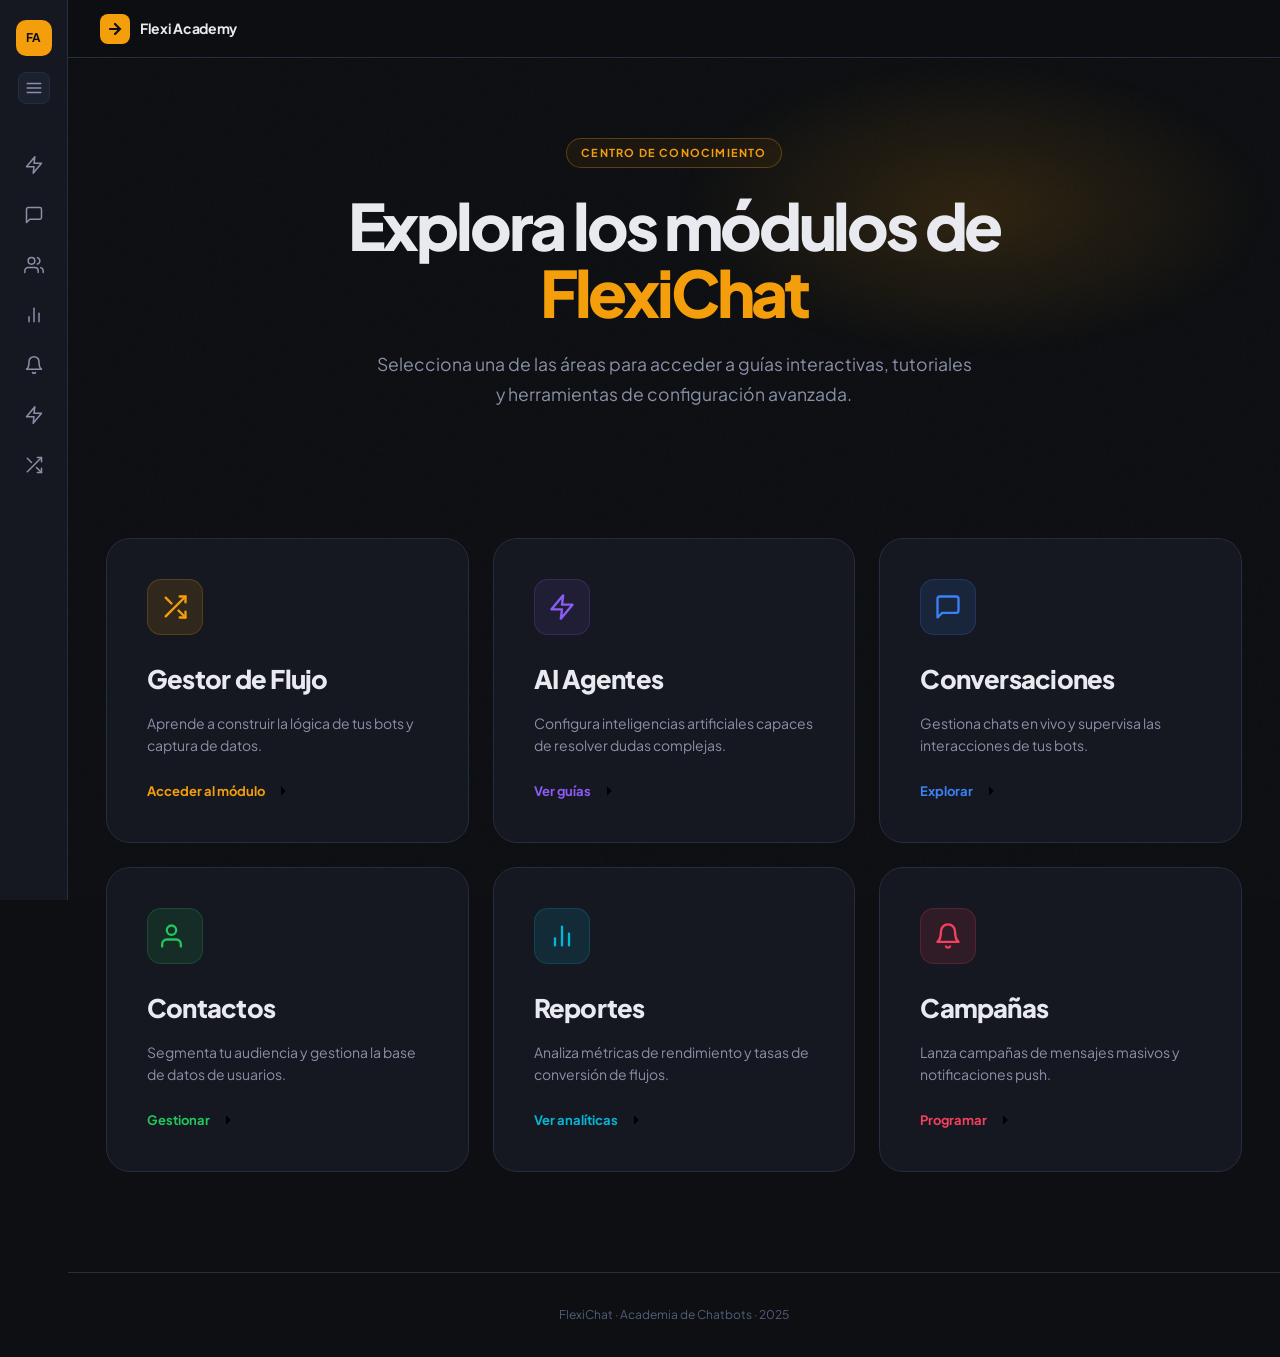
<file: index.html>
<!DOCTYPE html>
<html lang="es">
<head>
<meta charset="UTF-8">
<meta name="viewport" content="width=device-width, initial-scale=1.0">
<title>Flexi Academy · Portal de Recursos</title>
<link rel="preconnect" href="https://fonts.googleapis.com">
<link href="https://fonts.googleapis.com/css2?family=Plus+Jakarta+Sans:wght@300;400;500;600;700;800&family=JetBrains+Mono:wght@400;500&display=swap" rel="stylesheet">
<link rel="stylesheet" href="style.css">
</head>
<body>

<aside class="sidebar">
  <div class="sidebar-header">
    <a href="index.html" class="sidebar-logo">
      <span class="logo-mark"><b>FA</b></span>
    </a>
    <button class="sidebar-toggle" id="sidebarToggle">
      <svg viewBox="0 0 24 24" fill="none" stroke="currentColor" stroke-width="2" stroke-linecap="round" stroke-linejoin="round"><line x1="3" y1="12" x2="21" y2="12"></line><line x1="3" y1="6" x2="21" y2="6"></line><line x1="3" y1="18" x2="21" y2="18"></line></svg>
    </button>
  </div>
  <nav class="sidebar-nav">
    <a href="#" class="nav-item" data-label="Dashboard Inteligente">
      <svg viewBox="0 0 24 24" fill="none" stroke="currentColor" stroke-linecap="round" stroke-linejoin="round"><path d="M13 2L3 14h9l-1 8 10-12h-9l1-8z"/></svg>
      <span class="nav-label">Dashboard Inteligente</span>
    </a>
    <a href="#" class="nav-item" data-label="Conversaciones">
      <svg viewBox="0 0 24 24" stroke="currentColor" stroke-linecap="round" stroke-linejoin="round"><path d="M21 15a2 2 0 0 1-2 2H7l-4 4V5a2 2 0 0 1 2-2h14a2 2 0 0 1 2 2z"/></svg>
      <span class="nav-label">Conversaciones</span>
    </a>
    <a href="#" class="nav-item" data-label="Contactos">
      <svg viewBox="0 0 24 24" stroke="currentColor" stroke-linecap="round" stroke-linejoin="round"><path d="M17 21v-2a4 4 0 0 0-4-4H5a4 4 0 0 0-4 4v2"/><circle cx="9" cy="7" r="4"/><path d="M23 21v-2a4 4 0 0 0-3-3.87"/><path d="M16 3.13a4 4 0 0 1 0 7.75"/></svg>
      <span class="nav-label">Contactos</span>
    </a>
    <a href="#" class="nav-item" data-label="Reportes">
      <svg viewBox="0 0 24 24" stroke="currentColor" stroke-linecap="round" stroke-linejoin="round"><line x1="18" y1="20" x2="18" y2="10"/><line x1="12" y1="20" x2="12" y2="4"/><line x1="6" y1="20" x2="6" y2="14"/></svg>
      <span class="nav-label">Reportes</span>
    </a>
    <a href="#" class="nav-item" data-label="Campañas">
      <svg viewBox="0 0 24 24" stroke="currentColor" stroke-linecap="round" stroke-linejoin="round"><path d="M18 8A6 6 0 0 0 6 8c0 7-3 9-3 9h18s-3-2-3-9"/><path d="M13.73 21a2 2 0 0 1-3.46 0"/></svg>
      <span class="nav-label">Campañas</span>
    </a>
    <a href="#" class="nav-item" data-label="AI Agentes">
      <svg viewBox="0 0 24 24" stroke="currentColor" stroke-linecap="round" stroke-linejoin="round"><path d="M13 2L3 14h9l-1 8 10-12h-9l1-8z"/></svg>
      <span class="nav-label">AI Agentes</span>
    </a>
    <a href="flow-manager.html" class="nav-item" data-label="Gestor de Flujo">
      <svg viewBox="0 0 24 24" stroke="currentColor" stroke-linecap="round" stroke-linejoin="round"><polyline points="16 3 21 3 21 8"/><line x1="4" y1="20" x2="21" y2="3"/><polyline points="21 16 21 21 16 21"/><line x1="15" y1="15" x2="21" y2="21"/><line x1="4" y1="4" x2="9" y2="9"/></svg>
      <span class="nav-label">Gestor de Flujo</span>
    </a>
  </nav>
</aside>

<div class="main-content">
  <nav class="top-nav">
    <div class="nav-logo">
      <div class="logo-mark"><svg viewBox="0 0 16 16"><path d="M3 8h10M8 3l5 5-5 5"/></svg></div>
      <span>Flexi Academy</span>
    </div>
  </nav>

  <main>
    <section class="hero">
      <div class="hero-glow"></div>
      <div class="hero-badge">Centro de Conocimiento</div>
      <h1>Explora los módulos de <span>FlexiChat</span></h1>
      <p class="hero-sub">Selecciona una de las áreas para acceder a guías interactivas, tutoriales y herramientas de configuración avanzada.</p>
    </section>

    <div class="cards-grid" style="grid-template-columns: repeat(3, 1fr); max-width: 1200px;">
      
      <!-- GESTOR DE FLUJO -->
      <a href="flow-manager.html" class="guide-card" style="--accent-glow: rgba(245,158,11,0.1); --accent-color: var(--amber)">
        <div class="card-icon" style="background:var(--amber-glow); border:1px solid rgba(245,158,11,0.2)">
          <svg viewBox="0 0 24 24" stroke="var(--amber)"><polyline points="16 3 21 3 21 8"/><line x1="4" y1="20" x2="21" y2="3"/><polyline points="21 16 21 21 16 21"/><line x1="15" y1="15" x2="21" y2="21"/><line x1="4" y1="4" x2="9" y2="9"/></svg>
        </div>
        <h2>Gestor de Flujo</h2>
        <p>Aprende a construir la lógica de tus bots y captura de datos.</p>
        <div class="card-link">Acceder al módulo <svg viewBox="0 0 24 24"><path d="M5 12h14M12 5l7 7-7 7"/></svg></div>
      </a>

      <!-- AI AGENTES -->
      <a href="#" class="guide-card" style="--accent-glow: rgba(139,92,246,0.1); --accent-color: var(--violet)">
        <div class="card-icon" style="background:var(--violet-glow); border:1px solid rgba(139,92,246,0.2)">
          <svg viewBox="0 0 24 24" stroke="var(--violet)"><path d="M13 2L3 14h9l-1 8 10-12h-9l1-8z"/></svg>
        </div>
        <h2>AI Agentes</h2>
        <p>Configura inteligencias artificiales capaces de resolver dudas complejas.</p>
        <div class="card-link">Ver guías <svg viewBox="0 0 24 24"><path d="M5 12h14M12 5l7 7-7 7"/></svg></div>
      </a>

      <!-- CONVERSACIONES -->
      <a href="#" class="guide-card" style="--accent-glow: rgba(59,130,246,0.1); --accent-color: var(--blue)">
        <div class="card-icon" style="background:rgba(59,130,246,0.12); border:1px solid rgba(59,130,246,0.2)">
          <svg viewBox="0 0 24 24" stroke="var(--blue)"><path d="M21 15a2 2 0 0 1-2 2H7l-4 4V5a2 2 0 0 1 2-2h14a2 2 0 0 1 2 2z"/></svg>
        </div>
        <h2>Conversaciones</h2>
        <p>Gestiona chats en vivo y supervisa las interacciones de tus bots.</p>
        <div class="card-link">Explorar <svg viewBox="0 0 24 24"><path d="M5 12h14M12 5l7 7-7 7"/></svg></div>
      </a>

      <!-- CONTACTOS -->
      <a href="#" class="guide-card" style="--accent-glow: rgba(34,197,94,0.1); --accent-color: var(--green)">
        <div class="card-icon" style="background:rgba(34,197,94,0.12); border:1px solid rgba(34,197,94,0.2)">
          <svg viewBox="0 0 24 24" stroke="var(--green)"><path d="M17 21v-2a4 4 0 0 0-4-4H5a4 4 0 0 0-4 4v2"/><circle cx="9" cy="7" r="4"/></svg>
        </div>
        <h2>Contactos</h2>
        <p>Segmenta tu audiencia y gestiona la base de datos de usuarios.</p>
        <div class="card-link">Gestionar <svg viewBox="0 0 24 24"><path d="M5 12h14M12 5l7 7-7 7"/></svg></div>
      </a>

      <!-- REPORTES -->
      <a href="#" class="guide-card" style="--accent-glow: rgba(6,182,212,0.1); --accent-color: var(--cyan)">
        <div class="card-icon" style="background:rgba(6,182,212,0.12); border:1px solid rgba(6,182,212,0.2)">
          <svg viewBox="0 0 24 24" stroke="var(--cyan)"><line x1="18" y1="20" x2="18" y2="10"/><line x1="12" y1="20" x2="12" y2="4"/><line x1="6" y1="20" x2="6" y2="14"/></svg>
        </div>
        <h2>Reportes</h2>
        <p>Analiza métricas de rendimiento y tasas de conversión de flujos.</p>
        <div class="card-link">Ver analíticas <svg viewBox="0 0 24 24"><path d="M5 12h14M12 5l7 7-7 7"/></svg></div>
      </a>

      <!-- CAMPAÑAS -->
      <a href="#" class="guide-card" style="--accent-glow: rgba(244,63,94,0.1); --accent-color: var(--rose)">
        <div class="card-icon" style="background:rgba(244,63,94,0.12); border:1px solid rgba(244,63,94,0.2)">
          <svg viewBox="0 0 24 24" stroke="var(--rose)"><path d="M18 8A6 6 0 0 0 6 8c0 7-3 9-3 9h18s-3-2-3-9"/><path d="M13.73 21a2 2 0 0 1-3.46 0"/></svg>
        </div>
        <h2>Campañas</h2>
        <p>Lanza campañas de mensajes masivos y notificaciones push.</p>
        <div class="card-link">Programar <svg viewBox="0 0 24 24"><path d="M5 12h14M12 5l7 7-7 7"/></svg></div>
      </a>

    </div>
  </main>

  <footer>
    <p>FlexiChat · Academia de Chatbots · 2025</p>
  </footer>
</div>

<script>
  const sidebar = document.querySelector('.sidebar');
  const toggle = document.getElementById('sidebarToggle');
  
  // Check and apply saved state
  if (localStorage.getItem('sidebar-expanded') === 'true') {
    sidebar.classList.add('expanded');
    document.body.classList.add('sidebar-expanded');
  }

  if (toggle) {
    toggle.addEventListener('click', () => {
      sidebar.classList.toggle('expanded');
      const isExpanded = sidebar.classList.contains('expanded');
      document.body.classList.toggle('sidebar-expanded', isExpanded);
      // Save preference
      localStorage.setItem('sidebar-expanded', isExpanded);
    });
  }
</script>

</body>
</html>
</file>
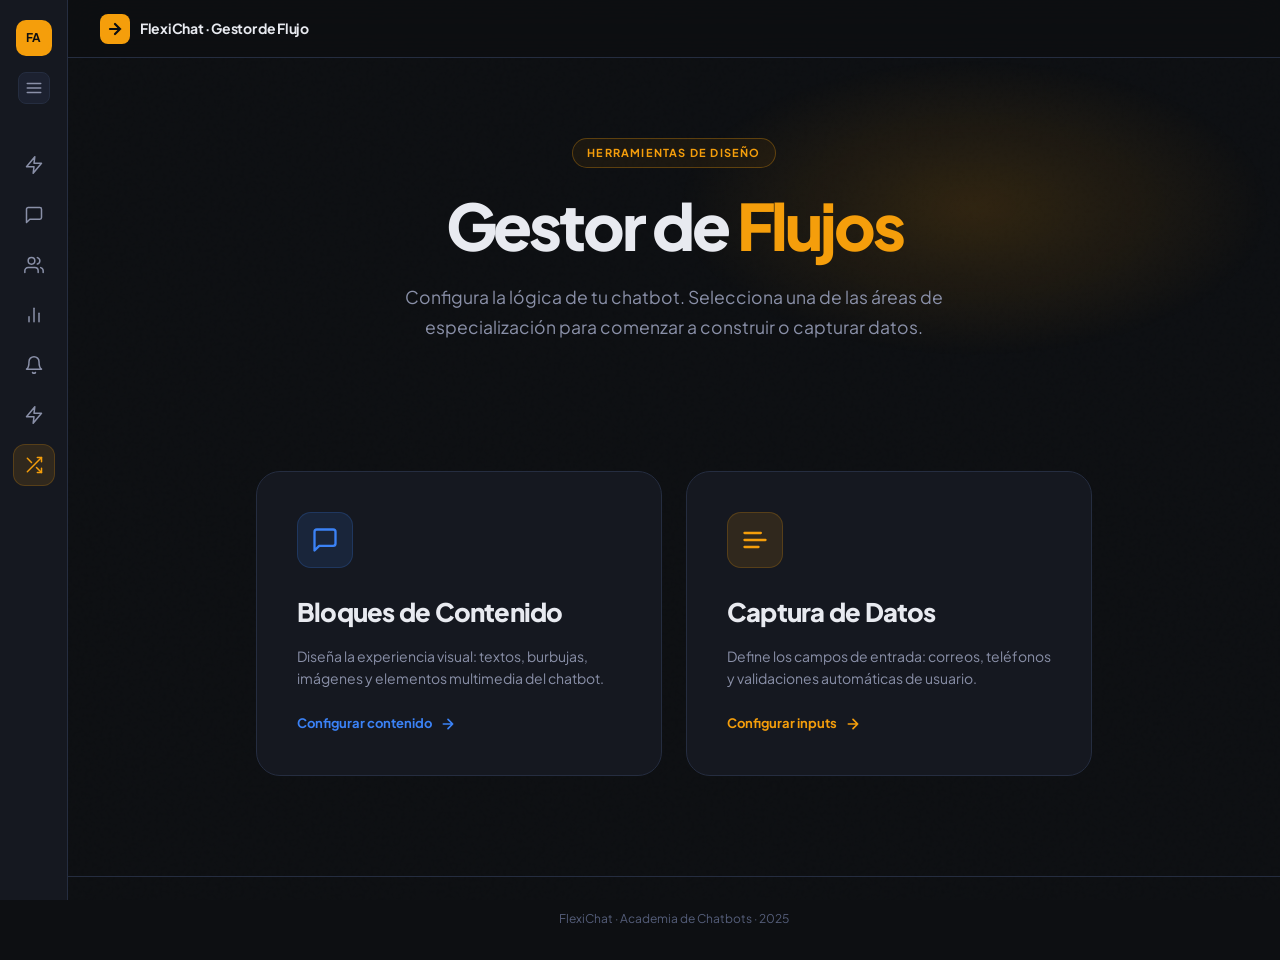
<file: flow-manager.html>
<!DOCTYPE html>
<html lang="es">
<head>
<meta charset="UTF-8">
<meta name="viewport" content="width=device-width, initial-scale=1.0">
<title>FlexiChat · Gestor de Flujo</title>
<link rel="preconnect" href="https://fonts.googleapis.com">
<link href="https://fonts.googleapis.com/css2?family=Plus+Jakarta+Sans:wght@300;400;500;600;700;800&family=JetBrains+Mono:wght@400;500&display=swap" rel="stylesheet">
<link rel="stylesheet" href="style.css">
</head>
<body>

<aside class="sidebar">
  <div class="sidebar-header">
    <a href="index.html" class="sidebar-logo">
      <span class="logo-mark"><b>FA</b></span>
    </a>
    <button class="sidebar-toggle" id="sidebarToggle">
      <svg viewBox="0 0 24 24" fill="none" stroke="currentColor" stroke-width="2" stroke-linecap="round" stroke-linejoin="round"><line x1="3" y1="12" x2="21" y2="12"></line><line x1="3" y1="6" x2="21" y2="6"></line><line x1="3" y1="18" x2="21" y2="18"></line></svg>
    </button>
  </div>
  <nav class="sidebar-nav">
    <a href="#" class="nav-item" data-label="Dashboard Inteligente">
      <svg viewBox="0 0 24 24" fill="none" stroke="currentColor" stroke-linecap="round" stroke-linejoin="round"><path d="M13 2L3 14h9l-1 8 10-12h-9l1-8z"/></svg>
      <span class="nav-label">Dashboard Inteligente</span>
    </a>
    <a href="#" class="nav-item" data-label="Conversaciones">
      <svg viewBox="0 0 24 24" stroke="currentColor" stroke-linecap="round" stroke-linejoin="round"><path d="M21 15a2 2 0 0 1-2 2H7l-4 4V5a2 2 0 0 1 2-2h14a2 2 0 0 1 2 2z"/></svg>
      <span class="nav-label">Conversaciones</span>
    </a>
    <a href="#" class="nav-item" data-label="Contactos">
      <svg viewBox="0 0 24 24" stroke="currentColor" stroke-linecap="round" stroke-linejoin="round"><path d="M17 21v-2a4 4 0 0 0-4-4H5a4 4 0 0 0-4 4v2"/><circle cx="9" cy="7" r="4"/><path d="M23 21v-2a4 4 0 0 0-3-3.87"/><path d="M16 3.13a4 4 0 0 1 0 7.75"/></svg>
      <span class="nav-label">Contactos</span>
    </a>
    <a href="#" class="nav-item" data-label="Reportes">
      <svg viewBox="0 0 24 24" stroke="currentColor" stroke-linecap="round" stroke-linejoin="round"><line x1="18" y1="20" x2="18" y2="10"/><line x1="12" y1="20" x2="12" y2="4"/><line x1="6" y1="20" x2="6" y2="14"/></svg>
      <span class="nav-label">Reportes</span>
    </a>
    <a href="#" class="nav-item" data-label="Campañas">
      <svg viewBox="0 0 24 24" stroke="currentColor" stroke-linecap="round" stroke-linejoin="round"><path d="M18 8A6 6 0 0 0 6 8c0 7-3 9-3 9h18s-3-2-3-9"/><path d="M13.73 21a2 2 0 0 1-3.46 0"/></svg>
      <span class="nav-label">Campañas</span>
    </a>
    <a href="#" class="nav-item" data-label="AI Agentes">
      <svg viewBox="0 0 24 24" stroke="currentColor" stroke-linecap="round" stroke-linejoin="round"><path d="M13 2L3 14h9l-1 8 10-12h-9l1-8z"/></svg>
      <span class="nav-label">AI Agentes</span>
    </a>
    <a href="flow-manager.html" class="nav-item active" data-label="Gestor de Flujo">
      <svg viewBox="0 0 24 24" stroke="currentColor" stroke-linecap="round" stroke-linejoin="round"><polyline points="16 3 21 3 21 8"/><line x1="4" y1="20" x2="21" y2="3"/><polyline points="21 16 21 21 16 21"/><line x1="15" y1="15" x2="21" y2="21"/><line x1="4" y1="4" x2="9" y2="9"/></svg>
      <span class="nav-label">Gestor de Flujo</span>
    </a>
  </nav>
</aside>

<div class="main-content">
  <nav class="top-nav">
    <div class="nav-logo">
      <div class="logo-mark"><svg viewBox="0 0 16 16"><path d="M3 8h10M8 3l5 5-5 5"/></svg></div>
      <span>FlexiChat · Gestor de Flujo</span>
    </div>
  </nav>

  <main>
    <section class="hero">
      <div class="hero-glow"></div>
      <div class="hero-badge">Herramientas de Diseño</div>
      <h1>Gestor de <span>Flujos</span></h1>
      <p class="hero-sub">Configura la lógica de tu chatbot. Selecciona una de las áreas de especialización para comenzar a construir o capturar datos.</p>
    </section>

    <div class="cards-grid">
      <!-- BUBBLES / FLUJO -->
      <a href="bubbles.html" class="guide-card" style="--accent-glow: rgba(59,130,246,0.1); --accent-color: var(--blue)">
        <div class="card-icon" style="background:rgba(59,130,246,0.12); border:1px solid rgba(59,130,246,0.2)">
          <svg viewBox="0 0 24 24" stroke="var(--blue)"><path d="M21 15a2 2 0 0 1-2 2H7l-4 4V5a2 2 0 0 1 2-2h14a2 2 0 0 1 2 2z"/></svg>
        </div>
        <h2>Bloques de Contenido</h2>
        <p>Diseña la experiencia visual: textos, burbujas, imágenes y elementos multimedia del chatbot.</p>
        <div class="card-link">
          Configurar contenido
          <svg viewBox="0 0 24 24" fill="none" stroke="currentColor" stroke-width="2.5" stroke-linecap="round" stroke-linejoin="round"><path d="M5 12h14M12 5l7 7-7 7"/></svg>
        </div>
      </a>

      <!-- INPUTS -->
      <a href="inputs.html" class="guide-card" style="--accent-glow: rgba(245,158,11,0.1); --accent-color: var(--amber)">
        <div class="card-icon" style="background:var(--amber-glow); border:1px solid rgba(245,158,11,0.2)">
          <svg viewBox="0 0 24 24" stroke="var(--amber)"><path d="M17 6H3M21 12H3M15 18H3"/></svg>
        </div>
        <h2>Captura de Datos</h2>
        <p>Define los campos de entrada: correos, teléfonos y validaciones automáticas de usuario.</p>
        <div class="card-link">
          Configurar inputs
          <svg viewBox="0 0 24 24" fill="none" stroke="currentColor" stroke-width="2.5" stroke-linecap="round" stroke-linejoin="round"><path d="M5 12h14M12 5l7 7-7 7"/></svg>
        </div>
      </a>
    </div>
  </main>

  <footer>
    <p>FlexiChat · Academia de Chatbots · 2025</p>
  </footer>
</div>
<script>
  const sidebar = document.querySelector('.sidebar');
  const toggle = document.getElementById('sidebarToggle');

  // Check and apply saved state
  if (localStorage.getItem('sidebar-expanded') === 'true') {
    sidebar.classList.add('expanded');
    document.body.classList.add('sidebar-expanded');
  }

  if (toggle) {
    toggle.addEventListener('click', () => {
      sidebar.classList.toggle('expanded');
      const isExpanded = sidebar.classList.contains('expanded');
      document.body.classList.toggle('sidebar-expanded', isExpanded);
      // Save preference
      localStorage.setItem('sidebar-expanded', isExpanded);
    });
  }
</script>
</body>
</html>
</file>
<file: style.css>
:root {
  --bg: #0D0F12;
  --surface: #151820;
  --surface2: #1C2130;
  --surface3: #232840;
  --border: #252D40;
  --border2: #2E3850;
  --amber: #F59E0B;
  --amber-dim: #D97706;
  --amber-glow: rgba(245, 158, 11, .12);
  --amber-glow2: rgba(245, 158, 11, .06);
  --text: #E8EAF0;
  --text-sec: #8A90A8;
  --text-dim: #555E7A;
  --blue: #3B82F6;
  --blue-glow: rgba(59, 130, 246, .1);
  --green: #22C55E;
  --green-glow: rgba(34, 197, 94, .1);
  --orange: #F97316;
  --orange-glow: rgba(249, 115, 22, .1);
  --pink: #EC4899;
  --pink-glow: rgba(236, 72, 153, .1);
  --violet: #8B5CF6;
  --violet-glow: rgba(139, 92, 246, .1);
  --cyan: #06B6D4;
  --cyan-glow: rgba(6, 182, 212, .1);
  --rose: #F43F5E;
  --rose-glow: rgba(244, 63, 94, .1);
  --r-sm: 8px;
  --r-md: 12px;
  --r-lg: 18px;
  --r-xl: 24px;
  --sidebar-w: 68px;
}

*, *::before, *::after {
  box-sizing: border-box;
  margin: 0;
  padding: 0;
}

html {
  scroll-behavior: smooth;
  font-size: 16px;
}

body {
  font-family: 'Plus Jakarta Sans', sans-serif;
  background: var(--bg);
  color: var(--text);
  line-height: 1.6;
  -webkit-font-smoothing: antialiased;
  overflow-x: hidden;
  min-height: 100vh;
  display: flex;
}

body::before {
  content: '';
  position: fixed;
  inset: 0;
  background-image: url("data:image/svg+xml,%3Csvg viewBox='0 0 256 256' xmlns='http://www.w3.org/2000/svg'%3E%3Cfilter id='n'%3E%3CfeTurbulence type='fractalNoise' baseFrequency='0.9' numOctaves='4' stitchTiles='stitch'/%3E%3C/filter%3E%3Crect width='100%25' height='100%25' filter='url(%23n)' opacity='0.04'/%3E%3C/svg%3E");
  pointer-events: none;
  z-index: 0;
  opacity: .4;
}

/* ── SIDEBAR ── */
.sidebar {
  position: fixed;
  left: 0;
  top: 0;
  bottom: 0;
  width: var(--sidebar-w);
  background: var(--surface);
  border-right: 1px solid var(--border);
  display: flex;
  flex-direction: column;
  padding: 20px 0;
  z-index: 200;
  transition: width 0.3s cubic-bezier(0.4, 0, 0.2, 1);
  overflow-x: hidden;
}

.sidebar.expanded {
  width: 240px;
}

.sidebar-header {
  display: flex;
  flex-direction: column;
  align-items: center;
  gap: 16px;
  width: 100%;
  margin-bottom: 40px;
  padding: 0 13px;
}

.sidebar.expanded .sidebar-header {
  flex-direction: row;
  justify-content: space-between;
}

.sidebar-logo {
  width: 36px;
  height: 36px;
  border-radius: 10px;
  background: var(--amber);
  display: flex;
  align-items: center;
  justify-content: center;
  text-decoration: none;
  flex-shrink: 0;
}

.sidebar-toggle {
  background: var(--surface2);
  border: 1px solid var(--border);
  color: var(--text-sec);
  width: 32px;
  height: 32px;
  border-radius: 8px;
  display: flex;
  align-items: center;
  justify-content: center;
  cursor: pointer;
  transition: all 0.2s;
  flex-shrink: 0;
}

.sidebar-toggle:hover {
  background: var(--surface3);
  color: var(--amber);
  border-color: var(--amber-glow);
}

.sidebar-toggle svg {
  width: 18px;
  height: 18px;
}

.sidebar-nav {
  display: flex;
  flex-direction: column;
  gap: 8px;
  width: 100%;
  padding: 0 13px;
}

.nav-item {
  width: 42px;
  height: 42px;
  border-radius: 12px;
  display: flex;
  align-items: center;
  justify-content: center;
  color: var(--text-sec);
  text-decoration: none;
  transition: all 0.2s;
  position: relative;
  white-space: nowrap;
}

.sidebar.expanded .nav-item {
  width: 100%;
  justify-content: flex-start;
  padding: 0 11px;
  gap: 12px;
}

.nav-label {
  font-size: 14px;
  font-weight: 500;
  opacity: 0;
  pointer-events: none;
  transition: opacity 0.2s;
  display: none;
}

.sidebar.expanded .nav-label {
  display: block;
  opacity: 1;
  pointer-events: auto;
}

.nav-item:hover {
  background: var(--surface3);
  color: var(--amber);
}

.nav-item.active {
  background: var(--amber-glow);
  color: var(--amber);
  border: 1px solid rgba(245, 158, 11, 0.2);
}

.nav-item svg {
  width: 20px;
  height: 20px;
  stroke-width: 1.8;
  fill: none;
  flex-shrink: 0;
}

/* Tooltip */
.nav-item::after {
  content: attr(data-label);
  position: absolute;
  left: calc(100% + 12px);
  top: 50%;
  transform: translateY(-50%);
  background: var(--surface3);
  color: var(--text);
  padding: 6px 12px;
  border-radius: 6px;
  font-size: 12px;
  font-weight: 600;
  white-space: nowrap;
  opacity: 0;
  pointer-events: none;
  transition: all 0.2s;
  border: 1px solid var(--border);
  box-shadow: 0 4px 12px rgba(0, 0, 0, 0.3);
}

.sidebar:not(.expanded) .nav-item:hover::after {
  opacity: 1;
  transform: translateY(-50%) translateX(4px);
}

.main-content {
  flex: 1;
  margin-left: var(--sidebar-w);
  display: flex;
  flex-direction: column;
  min-height: 100vh;
  position: relative;
  z-index: 1;
  transition: margin-left 0.3s cubic-bezier(0.4, 0, 0.2, 1);
}

body.sidebar-expanded .main-content {
  margin-left: 240px;
}

/* ── NAV TOP ── */
nav.top-nav {
  position: sticky;
  top: 0;
  z-index: 100;
  background: rgba(13, 15, 18, .85);
  backdrop-filter: blur(16px);
  border-bottom: 1px solid var(--border);
  padding: 0 2rem;
  display: flex;
  align-items: center;
  justify-content: space-between;
  height: 58px;
}

.nav-logo {
  display: flex;
  align-items: center;
  gap: 10px;
  text-decoration: none;
}

.logo-mark {
  width: 30px;
  height: 30px;
  border-radius: 8px;
  background: var(--amber);
  display: flex;
  align-items: center;
  justify-content: center;
  color: #0D0F12; /* Black/Dark text color */
  font-size: 12px;
  font-weight: 800;
}

.logo-mark svg {
  width: 16px;
  height: 16px;
  fill: none;
  stroke: #0D0F12;
  stroke-width: 2.2;
  stroke-linecap: round;
}

.nav-logo span {
  font-size: 14px;
  font-weight: 700;
  color: var(--text);
  letter-spacing: -.3px;
}

.nav-section {
  font-size: 12px;
  color: var(--text-dim);
  border-left: 1px solid var(--border);
  padding-left: 12px;
  margin-left: 4px;
}

.nav-pills {
  display: flex;
  gap: 4px;
  flex-wrap: wrap;
}

.nav-pill {
  font-size: 11px;
  font-weight: 600;
  color: var(--text-sec);
  padding: 4px 10px;
  border-radius: 20px;
  text-decoration: none;
  transition: all .15s;
}

.nav-pill:hover {
  color: var(--amber);
  background: var(--amber-glow);
}

.nav-pill.active {
  color: var(--amber);
  background: var(--amber-glow);
}

/* ── HERO ── */
.hero {
  position: relative;
  max-width: 960px;
  margin: 0 auto;
  padding: 80px 2rem 64px;
  text-align: center;
  z-index: 1;
}

.hero-glow {
  position: absolute;
  top: 0;
  left: 50%;
  transform: translateX(-50%);
  width: 600px;
  height: 300px;
  background: radial-gradient(ellipse, rgba(245, 158, 11, .15) 0%, transparent 70%);
  pointer-events: none;
}

.hero-badge {
  display: inline-flex;
  align-items: center;
  gap: 8px;
  font-size: 11px;
  font-weight: 700;
  letter-spacing: 1.2px;
  text-transform: uppercase;
  color: var(--amber);
  border: 1px solid rgba(245, 158, 11, .3);
  padding: 5px 14px;
  border-radius: 20px;
  margin-bottom: 24px;
  background: var(--amber-glow2);
}

.hero h1 {
  font-size: clamp(2.5rem, 6vw, 4rem);
  font-weight: 800;
  letter-spacing: -.05em;
  line-height: 1.05;
  margin-bottom: 24px;
}

.hero h1 span {
  color: var(--amber);
}

.hero h1 .line2 {
  color: var(--amber);
  display: block;
}

.hero-sub {
  font-size: 1.1rem;
  color: var(--text-sec);
  max-width: 600px;
  margin: 0 auto 64px;
  font-weight: 400;
  line-height: 1.7;
}

/* grid for hero chips (inputs) */
.hero-grid {
  display: grid;
  grid-template-columns: repeat(4, 1fr);
  gap: 8px;
  max-width: 680px;
  margin: 0 auto;
}

.hero-chip {
  display: flex;
  flex-direction: column;
  align-items: center;
  gap: 7px;
  padding: 14px 10px;
  background: var(--surface);
  border: 1px solid var(--border);
  border-radius: var(--r-md);
  font-size: 12px;
  font-weight: 600;
  color: var(--text-sec);
  transition: all .2s;
  text-decoration: none;
}

.hero-chip:hover {
  border-color: var(--amber);
  color: var(--amber);
  background: var(--amber-glow2);
}

.hero-chip svg {
  width: 20px;
  height: 20px;
  flex-shrink: 0;
  stroke: currentColor;
  fill: none;
  stroke-width: 1.8;
  stroke-linecap: round;
  stroke-linejoin: round;
}

.hero-chip small {
  font-size: 10px;
  color: var(--text-dim);
  font-weight: 500;
}

/* ── CARDS GRID ── */
.cards-grid {
  display: grid;
  grid-template-columns: repeat(2, 1fr);
  gap: 24px;
  max-width: 900px;
  margin: 0 auto 100px;
  padding: 0 2rem;
  z-index: 1;
  position: relative;
}

.guide-card {
  background: var(--surface);
  border: 1px solid var(--border);
  border-radius: var(--r-xl);
  padding: 40px;
  text-decoration: none;
  transition: all .3s cubic-bezier(0.2, 0.8, 0.2, 1);
  position: relative;
  overflow: hidden;
}

.guide-card:hover {
  border-color: var(--border2);
  transform: translateY(-8px);
  background: var(--surface2);
  box-shadow: 0 20px 40px -20px rgba(0, 0, 0, 0.5);
}

.guide-card::before {
  content: '';
  position: absolute;
  inset: 0;
  background: radial-gradient(circle at top right, var(--accent-glow), transparent 70%);
  opacity: 0;
  transition: opacity .3s;
}

.guide-card:hover::before {
  opacity: 1;
}

.card-icon {
  width: 56px;
  height: 56px;
  border-radius: 14px;
  display: flex;
  align-items: center;
  justify-content: center;
  margin-bottom: 24px;
  position: relative;
  z-index: 1;
}

.card-icon svg {
  width: 28px;
  height: 28px;
  fill: none;
  stroke-width: 2;
  stroke-linecap: round;
  stroke-linejoin: round;
}

.guide-card h2 {
  font-size: 1.6rem;
  font-weight: 800;
  letter-spacing: -.03em;
  margin-bottom: 12px;
  color: var(--text);
  position: relative;
  z-index: 1;
}

.guide-card p {
  font-size: 14px;
  color: var(--text-sec);
  line-height: 1.6;
  position: relative;
  z-index: 1;
}

.card-link {
  margin-top: 24px;
  display: inline-flex;
  align-items: center;
  gap: 8px;
  font-size: 13px;
  font-weight: 700;
  color: var(--accent-color);
  position: relative;
  z-index: 1;
}

.card-link svg {
  width: 16px;
  height: 16px;
  transition: transform .2s;
}

.guide-card:hover .card-link svg {
  transform: translateX(4px);
}

/* ── SECTIONS & CARDS (DETAILED) ── */
.section {
  max-width: 960px;
  margin: 0 auto 48px;
  padding: 0 2rem;
  position: relative;
  z-index: 1;
  opacity: 0;
  transform: translateY(20px);
  transition: opacity .5s ease, transform .5s ease;
}

.section.visible {
  opacity: 1;
  transform: none;
}

.card {
  background: var(--surface);
  border: 1px solid var(--border);
  border-radius: var(--r-xl);
  overflow: hidden;
  transition: border-color .2s;
}

.card:hover {
  border-color: var(--border2);
}

.card-top {
  display: flex;
  align-items: flex-start;
  gap: 18px;
  padding: 28px 32px;
  position: relative;
  overflow: hidden;
}

.card-top::after {
  content: '';
  position: absolute;
  top: 0;
  left: 0;
  right: 0;
  height: 2px;
}

.bg-glow {
  position: absolute;
  right: -60px;
  top: -60px;
  width: 220px;
  height: 220px;
  border-radius: 50%;
  pointer-events: none;
}

.icon-box {
  width: 48px;
  height: 48px;
  border-radius: 12px;
  display: flex;
  align-items: center;
  justify-content: center;
  flex-shrink: 0;
}

.icon-box svg {
  width: 22px;
  height: 22px;
  fill: none;
  stroke-width: 1.8;
  stroke-linecap: round;
  stroke-linejoin: round;
}

.input-tag, .paso-tag {
  display: inline-flex;
  align-items: center;
  gap: 5px;
  font-size: 10px;
  font-weight: 700;
  letter-spacing: .8px;
  text-transform: uppercase;
  padding: 3px 10px;
  border-radius: 20px;
  margin-bottom: 8px;
  font-family: 'JetBrains Mono', monospace;
}

.card-meta h2 {
  font-size: 1.35rem;
  font-weight: 800;
  letter-spacing: -.04em;
  margin-bottom: 5px;
}

.card-meta p {
  font-size: 13px;
  color: var(--text-sec);
  font-weight: 400;
}

.card-body {
  padding: 0 32px 32px;
  border-top: 1px solid var(--border);
}

.desc-block {
  font-size: 14px;
  color: var(--text-sec);
  line-height: 1.75;
  padding: 18px 20px;
  border-radius: var(--r-md);
  border-left: 3px solid;
  margin: 24px 0 22px;
}

.two-col {
  display: grid;
  grid-template-columns: 1fr 1fr;
  gap: 12px;
  margin-bottom: 22px;
}

.info-box {
  background: var(--surface2);
  border: 1px solid var(--border);
  border-radius: var(--r-md);
  padding: 16px 18px;
}

.info-box h3 {
  font-size: 11px;
  font-weight: 700;
  letter-spacing: .6px;
  text-transform: uppercase;
  color: var(--text-dim);
  margin-bottom: 10px;
  display: flex;
  align-items: center;
  gap: 6px;
}

.info-box h3 svg {
  width: 13px;
  height: 13px;
  fill: none;
  stroke: currentColor;
  stroke-width: 2;
  stroke-linecap: round;
}

.info-box ul {
  list-style: none;
}

.info-box ul li {
  font-size: 13px;
  color: var(--text-sec);
  padding: 4px 0;
  display: flex;
  align-items: flex-start;
  gap: 8px;
  line-height: 1.45;
  border-bottom: 1px solid var(--border);
}

.info-box ul li:last-child {
  border-bottom: none;
}

.li-dot {
  width: 5px;
  height: 5px;
  border-radius: 50%;
  flex-shrink: 0;
  margin-top: 6px;
}

.steps-title {
  font-size: 11px;
  font-weight: 700;
  letter-spacing: .6px;
  text-transform: uppercase;
  color: var(--text-dim);
  margin-bottom: 14px;
}

.steps-list {
  margin-bottom: 20px;
}

.step-row {
  display: flex;
  gap: 14px;
  position: relative;
}

.step-row:not(:last-child)::after {
  content: '';
  position: absolute;
  left: 16px;
  top: 34px;
  width: 1px;
  bottom: -4px;
  background: var(--border);
}

.step-num {
  width: 32px;
  height: 32px;
  border-radius: 50%;
  display: flex;
  align-items: center;
  justify-content: center;
  font-size: 12px;
  font-weight: 700;
  flex-shrink: 0;
  margin-top: 1px;
  position: relative;
  z-index: 1;
  font-family: 'JetBrains Mono', monospace;
}

.step-content {
  padding: 5px 0 22px;
}

.step-content h4 {
  font-size: 13px;
  font-weight: 700;
  margin-bottom: 4px;
}

.step-content p {
  font-size: 13px;
  color: var(--text-sec);
  line-height: 1.6;
}

.step-content code {
  font-family: 'JetBrains Mono', monospace;
  font-size: 11px;
  background: var(--surface3);
  padding: 2px 7px;
  border-radius: 4px;
  color: var(--amber);
}

/* ── CALLOUTS ── */
.tip, .warn {
  display: flex;
  gap: 12px;
  padding: 14px 17px;
  border-radius: var(--r-md);
  font-size: 13px;
  line-height: 1.6;
  margin-bottom: 20px;
}

.tip {
  background: rgba(34, 197, 94, .07);
  border: 1px solid rgba(34, 197, 94, .2);
  color: rgba(134, 239, 172, .9);
}

.tip svg {
  width: 15px;
  height: 15px;
  fill: none;
  stroke: var(--green);
  stroke-width: 2;
  stroke-linecap: round;
  flex-shrink: 0;
  margin-top: 2px;
}

.warn {
  background: rgba(245, 158, 11, .07);
  border: 1px solid rgba(245, 158, 11, .25);
  color: rgba(253, 211, 77, .9);
}

.warn svg {
  width: 15px;
  height: 15px;
  fill: none;
  stroke: var(--amber);
  stroke-width: 2;
  stroke-linecap: round;
  flex-shrink: 0;
  margin-top: 2px;
}

/* ── PREVIEW ── */
.preview {
  background: var(--surface2);
  border: 1px solid var(--border);
  border-radius: var(--r-md);
  overflow: hidden;
}

.preview-bar {
  display: flex;
  align-items: center;
  justify-content: space-between;
  padding: 9px 14px;
  background: var(--surface3);
  border-bottom: 1px solid var(--border);
}

.preview-bar span {
  font-size: 11px;
  font-weight: 600;
  letter-spacing: .4px;
  text-transform: uppercase;
  color: var(--text-dim);
}

.win-dots {
  display: flex;
  gap: 5px;
}

.win-dots i {
  width: 8px;
  height: 8px;
  border-radius: 50%;
}

.preview-body {
  padding: 18px;
}

.bot-bubble {
  display: inline-block;
  max-width: 82%;
  padding: 10px 14px;
  border-radius: 14px 14px 14px 3px;
  font-size: 13px;
  line-height: 1.55;
  background: var(--surface3);
  border: 1px solid var(--border);
  color: var(--text);
  margin-bottom: 10px;
}

.bot-bubble em {
  font-style: normal;
  font-weight: 700;
  color: var(--amber);
}

.input-mock {
  display: flex;
  align-items: center;
  gap: 10px;
  background: var(--bg);
  border: 1px solid var(--border2);
  border-radius: 10px;
  padding: 10px 14px;
  font-size: 13px;
  color: var(--text-dim);
  max-width: 85%;
}

.input-mock svg {
  width: 16px;
  height: 16px;
  fill: none;
  stroke: currentColor;
  stroke-width: 1.7;
  stroke-linecap: round;
  flex-shrink: 0;
}

.btn-row {
  display: flex;
  flex-wrap: wrap;
  gap: 6px;
  margin-top: 10px;
}

.opt-btn {
  padding: 7px 14px;
  background: var(--surface3);
  border: 1px solid var(--border2);
  border-radius: 20px;
  font-size: 12px;
  font-weight: 600;
  color: var(--text-sec);
}

.stars {
  display: flex;
  gap: 4px;
  margin-top: 8px;
}

.star {
  width: 28px;
  height: 28px;
  display: flex;
  align-items: center;
  justify-content: center;
}

.star svg {
  width: 22px;
  height: 22px;
  fill: none;
  stroke: var(--text-dim);
  stroke-width: 1.5;
}

.star.on svg {
  fill: var(--amber);
  stroke: var(--amber);
}

.media-card {
  display: flex;
  align-items: center;
  gap: 11px;
  background: var(--surface3);
  border: 1px solid var(--border2);
  border-radius: 12px;
  padding: 10px 14px;
  max-width: 80%;
  margin-top: 8px;
}

.media-icon {
  width: 34px;
  height: 34px;
  border-radius: 8px;
  display: flex;
  align-items: center;
  justify-content: center;
  flex-shrink: 0;
}

.media-icon svg {
  width: 17px;
  height: 17px;
  fill: none;
  stroke-width: 1.8;
  stroke-linecap: round;
}

.media-info {
  flex: 1;
  min-width: 0;
}

.media-info p {
  font-size: 12px;
  font-weight: 600;
  color: var(--text);
  margin-bottom: 1px;
}

.media-info span {
  font-size: 11px;
  color: var(--text-dim);
}

.media-action svg {
  width: 16px;
  height: 16px;
  fill: none;
  stroke: var(--text-dim);
  stroke-width: 1.8;
  stroke-linecap: round;
  margin-left: 8px;
}

/* ── LIMITS ── */
.limits {
  display: flex;
  gap: 8px;
  flex-wrap: wrap;
  margin-bottom: 20px;
}

.limit-badge {
  display: inline-flex;
  align-items: center;
  gap: 6px;
  font-size: 12px;
  font-weight: 600;
  padding: 6px 12px;
  border-radius: 20px;
  background: var(--surface2);
  border: 1px solid var(--border);
  color: var(--text-sec);
  font-family: 'JetBrains Mono', monospace;
}

.limit-badge span {
  font-weight: 700;
}

/* ── VIDEO ── */
.hero-video-container {
  width: 100%;
  max-width: 1100px;
  margin: 0 auto 100px;
  padding: 0 2rem;
  position: relative;
  display: flex;
  justify-content: center;
}

.video-glow {
  position: absolute;
  top: 50%;
  left: 50%;
  transform: translate(-50%, -45%);
  width: 90%;
  height: 80%;
  background: linear-gradient(135deg, var(--blue), var(--violet));
  filter: blur(100px);
  opacity: 0.15;
  z-index: -1;
  transition: opacity 0.5s ease;
}

.hero-video-container:hover .video-glow {
  opacity: 0.25;
}

.video-frame {
  width: 1000px; /* Fixed width to prevent "small bug" on init */
  max-width: 100%; /* Responsive safety */
  background: #000;
  border-radius: var(--r-xl);
  overflow: hidden;
  box-shadow: 0 40px 80px -20px rgba(0, 0, 0, 0.5), 0 0 0 1px rgba(255, 255, 255, 0.05) inset;
  aspect-ratio: 16 / 9;
  border: 1px solid var(--border);
  position: relative;
  transition: all 0.5s cubic-bezier(0.2, 0.8, 0.2, 1);
  cursor: pointer;
  display: block;
}

.video-frame:hover {
  transform: translateY(-8px) scale(1.005);
  border-color: var(--border2);
  box-shadow: 0 50px 100px -25px rgba(0, 0, 0, 0.6);
}

.video-frame video {
  width: 100%;
  height: 100%;
  object-fit: cover;
  display: block;
}

.video-badge {
  position: absolute;
  top: 20px;
  left: 20px;
  background: rgba(0, 0, 0, 0.5);
  backdrop-filter: blur(8px);
  color: #fff;
  padding: 6px 12px;
  border-radius: 8px;
  font-size: 11px;
  font-weight: 600;
  letter-spacing: 0.5px;
  text-transform: uppercase;
  z-index: 2;
  border: 1px solid rgba(255, 255, 255, 0.2);
  display: flex;
  align-items: center;
  gap: 6px;
}

.video-badge span {
  width: 6px;
  height: 6px;
  background: #ff4b4b;
  border-radius: 50%;
  box-shadow: 0 0 8px #ff4b4b;
  animation: pulse 1.5s infinite;
}

@keyframes pulse {
  0% {
    transform: scale(1);
    opacity: 1;
  }
  50% {
    transform: scale(1.5);
    opacity: 0.5;
  }
  100% {
    transform: scale(1);
    opacity: 1;
  }
}

/* ── FOOTER ── */
.footer-cta {
  max-width: 960px;
  margin: 0 auto 80px;
  padding: 0 2rem;
  position: relative;
  z-index: 1;
}

.footer-inner {
  background: var(--surface);
  border: 1px solid var(--border);
  border-radius: var(--r-xl);
  padding: 52px;
  text-align: center;
  position: relative;
  overflow: hidden;
}

.footer-inner::before {
  content: '';
  position: absolute;
  inset: 0;
  background: radial-gradient(ellipse at 50% 0%, rgba(245, 158, 11, .1) 0%, transparent 60%);
}

.footer-inner * {
  position: relative;
}

.footer-inner h2 {
  font-size: 1.9rem;
  font-weight: 800;
  letter-spacing: -.05em;
  color: var(--text);
  margin-bottom: 12px;
}

.footer-inner h2 em {
  font-style: normal;
  color: var(--amber);
}

.footer-inner p {
  font-size: 15px;
  color: var(--text-sec);
  margin-bottom: 32px;
  font-weight: 400;
}

.cta-btn {
  display: inline-flex;
  align-items: center;
  gap: 8px;
  background: var(--amber);
  color: #0D0F12;
  font-size: 14px;
  font-weight: 700;
  padding: 13px 28px;
  border-radius: var(--r-md);
  text-decoration: none;
  transition: all .15s;
}

.cta-btn:hover {
  background: #FCD34D;
  transform: translateY(-2px);
}

.cta-btn svg {
  width: 16px;
  height: 16px;
  fill: none;
  stroke: #0D0F12;
  stroke-width: 2.2;
  stroke-linecap: round;
}

footer {
  margin-top: auto;
  border-top: 1px solid var(--border);
  padding: 32px 2rem;
  text-align: center;
  font-size: 12px;
  color: var(--text-dim);
  z-index: 1;
}

/* ── ANIMATIONS ── */
@keyframes fadeUp {
  from {
    opacity: 0;
    transform: translateY(20px)
  }
  to {
    opacity: 1;
    transform: none
  }
}

.hero > *, .cards-grid > *, .section {
  animation: fadeUp .6s ease both;
}

.hero > *:nth-child(1) {
  animation-delay: .1s
}

.hero > *:nth-child(2) {
  animation-delay: .2s
}

.hero > *:nth-child(3) {
  animation-delay: .3s
}

.cards-grid > *:nth-child(1) {
  animation-delay: .4s
}

.cards-grid > *:nth-child(2) {
  animation-delay: .5s
}

/* ── MEDIA QUERIES ── */
@media (max-width: 768px) {
  .cards-grid {
    grid-template-columns: 1fr
  }

  .hero {
    padding: 80px 1.5rem 48px
  }

  .hero h1 {
    font-size: 2.5rem
  }

  .two-col {
    grid-template-columns: 1fr
  }

  .card-top {
    padding: 22px 20px;
    gap: 14px
  }

  .card-body {
    padding: 0 20px 24px
  }

  .hero-grid {
    grid-template-columns: repeat(2, 1fr)
  }

  .footer-inner {
    padding: 32px 20px
  }

  nav.top-nav {
    padding: 0 1rem
  }

  .nav-pills {
    display: none
  }
}
</file>
